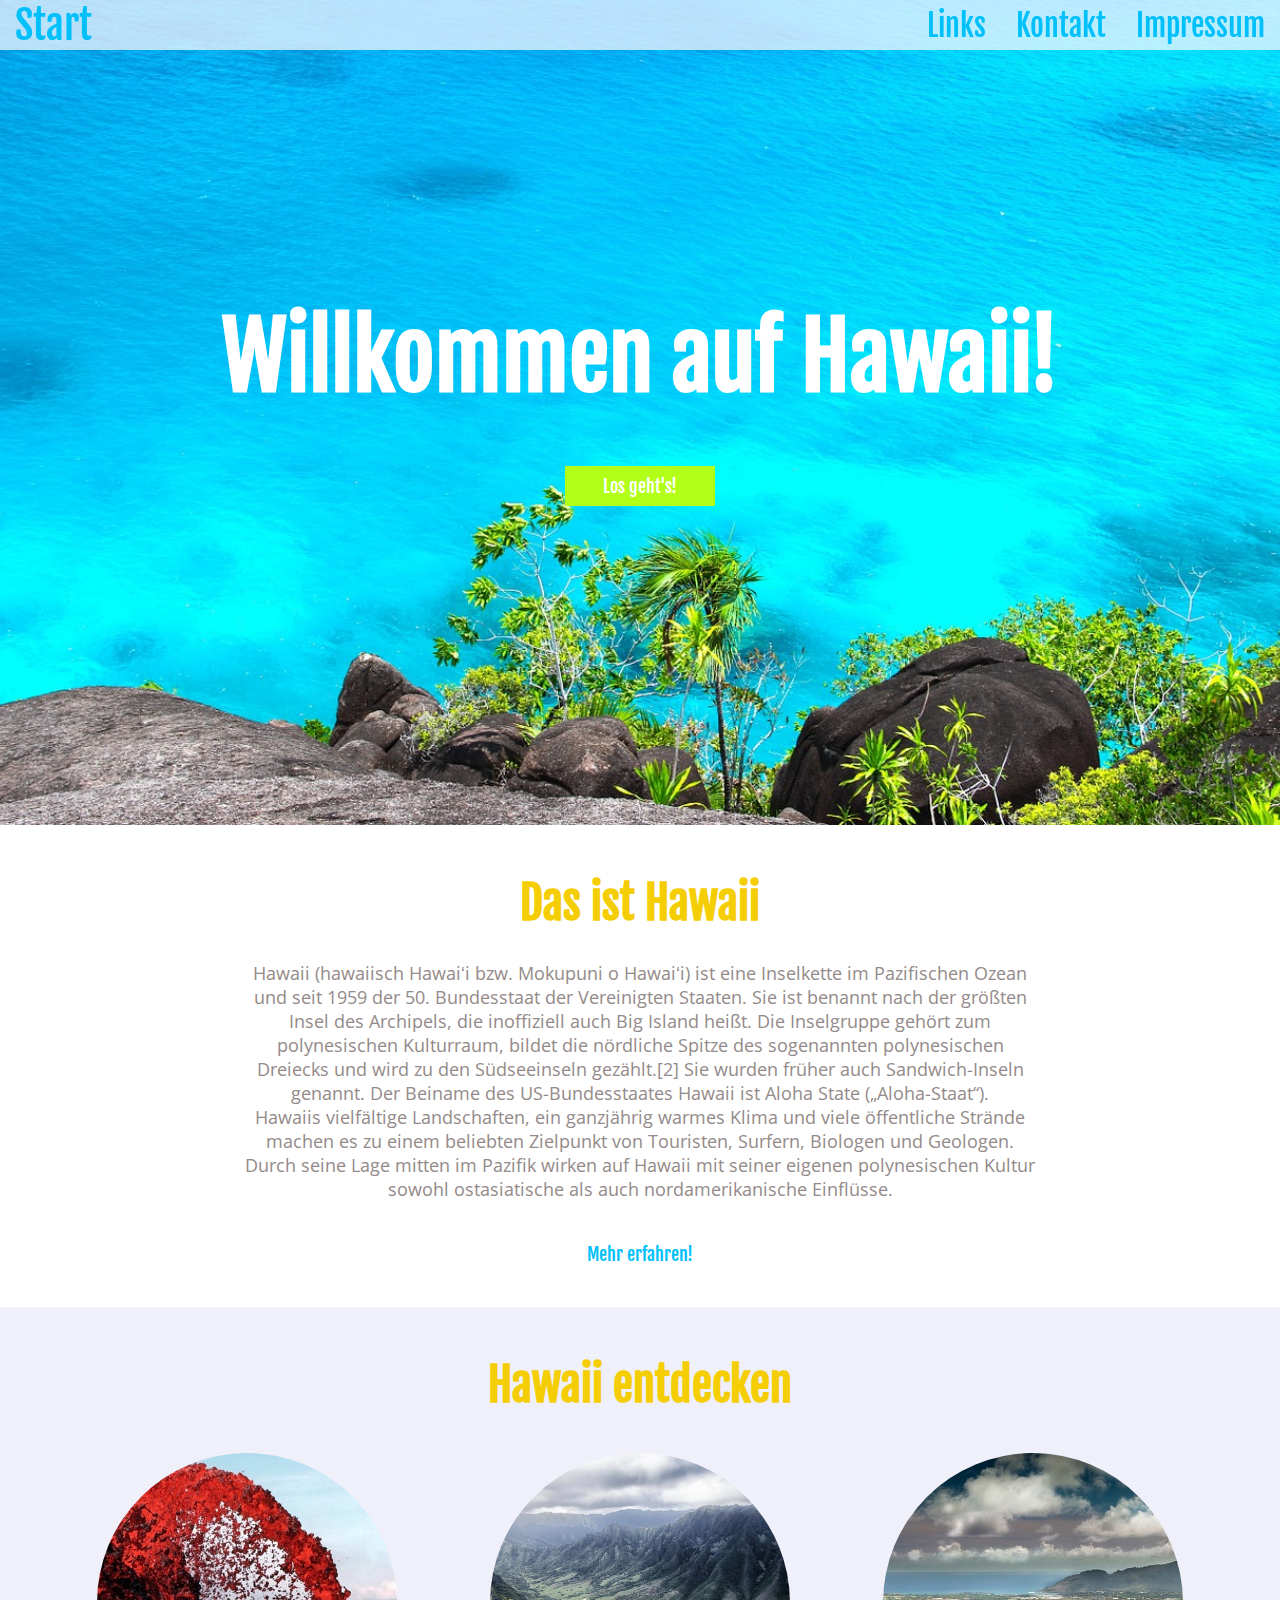
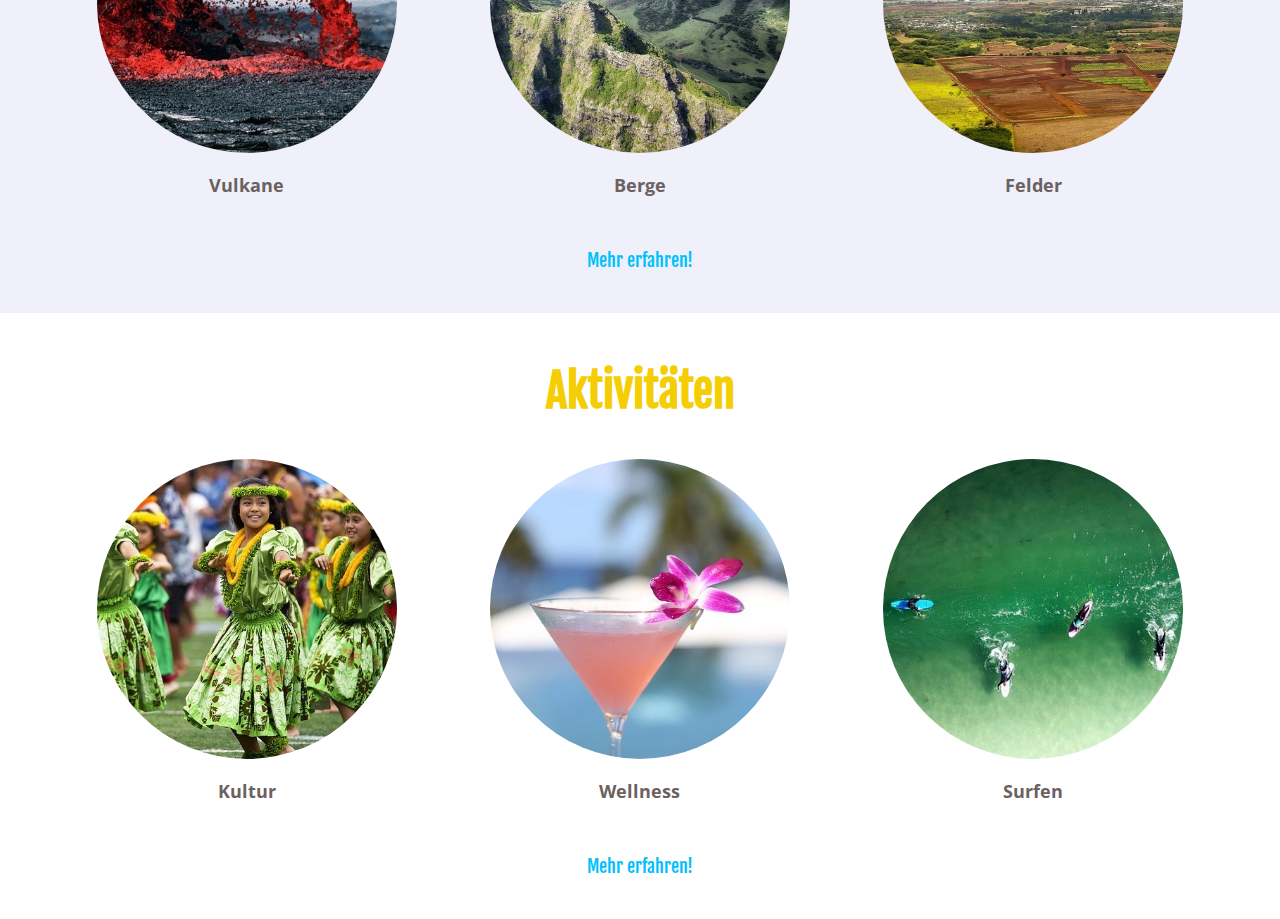
<file: index.html>
<!DOCTYPE = html>
<html>
  <head>
    <title>Hawaii - Home </title>
    <link href="https://fonts.googleapis.com/css?family=Fjalla+One|Open+Sans" rel="stylesheet">
    <link href="css/component.css" rel="stylesheet" type="text/css" />
    <link href="css/override.css" rel="stylesheet" type="text/css" />
    <meta name="viewport" content="width=device-width, initial-scale=1">
    <meta charset="utf-8" title="Hawaii"></meta>
  </head>
  <body>
    <div class="container" onclick="">
      <div class="header">
        <a href="index.html"><div class="header__logo">Start</div></a>
        <ul class="header__menu" onclick="">
          <a href="html/legal.html"><li class="header__menu--item">Impressum</li></a>
          <a href="html/contact.html"><li class="header__menu--item">Kontakt</li></a>
          <a href="html/links.html"><li class="header__menu--item">Links</li></a>
        </ul>
      </div>
      <div class="content-box content-box--image image-welcome">
        <h1 class="content-box__header">Willkommen auf Hawaii!</h1>
        <div class="content-box__body">
          <button class="button--primary js-scroll-button">Los geht's!</button>
        </div>
        <div class="content-box__footer"></div>
      </div>
      <div id="letsgo" class="content-box solid">
        <h2 class="content-box__header content-box--solid-accent">Das ist Hawaii</h2>
        <div class="content-box__body">
          <p class="content-box__text">Hawaii (hawaiisch Hawaiʻi bzw. Mokupuni o Hawaiʻi) ist eine Inselkette im Pazifischen Ozean und seit 1959 der 50. Bundesstaat der Vereinigten Staaten. Sie ist benannt nach der größten Insel des Archipels, die inoffiziell auch Big Island heißt. Die Inselgruppe gehört zum polynesischen Kulturraum, bildet die nördliche Spitze des sogenannten polynesischen Dreiecks und wird zu den Südseeinseln gezählt.[2] Sie wurden früher auch Sandwich-Inseln genannt. Der Beiname des US-Bundesstaates Hawaii ist Aloha State („Aloha-Staat“).<br>
Hawaiis vielfältige Landschaften, ein ganzjährig warmes Klima und viele öffentliche Strände machen es zu einem beliebten Zielpunkt von Touristen, Surfern, Biologen und Geologen. Durch seine Lage mitten im Pazifik wirken auf Hawaii mit seiner eigenen polynesischen Kultur sowohl ostasiatische als auch nordamerikanische Einflüsse.</p>
        </div>
        <div class="content-box__footer">
          <a href="html/links.html"><button class="button--flat">Mehr erfahren!</button></a>
        </div>
      </div>
      <div class="content-box content-box--solid content-box--solid-standard">
        <h2 class="content-box__header">Hawaii entdecken</h2>
        <div class="content-box__body">
          <div class="grid">
            <div class="grid-3rd">
              <div class="image-block__mask">
                <img src="img/images/vulcano.jpg" class="image-block" />
              </div><h6 class="description">Vulkane</h6>
            </div>
            <div class="grid-3rd">
              <div class="image-block__mask">
                <img src="img/images/mountains.jpg" class="image-block" />
              </div>
              <h6 class="description">Berge</h6>
            </div>
            <div class="grid-3rd">
              <div class="image-block__mask">
                <img src="img/images/fields.jpg" class="image-block" />
              </div>
              <h6 class="description">Felder</h6>
            </div>
          </div>
        </div>
        <div class="content-box__footer">
          <a href="html/links.html"><button class="button--flat">Mehr erfahren!</button></a>
        </div>
      </div>
      <div class="content-box content-box--solid content-box--solid-accent">
        <h2 class="content-box__header">Aktivitäten</h2>
        <div class="content-box__body">
          <div class="grid">
            <div class="grid-3rd">
              <div class="image-block__mask">
                <img src="img/images/culture.jpg" class="image-block" />
              </div>
              <h6 class="description">Kultur</h6>
            </div>
            <div class="grid-3rd">
              <div class="image-block__mask">
                <img src="img/images/wellness.jpg" class="image-block" />
              </div>
              <h6 class="description">Wellness</h6>
            </div>
            <div class="grid-3rd">
              <div class="image-block__mask">
                <img src="img/images/surfing.jpg" class="image-block" />
              </div>
              <h6 class="description">Surfen</h6>
            </div>
          </div>
        </div>
        <div class="content-box__footer">
          <a href="html/links.html"><button class="button--flat">Mehr erfahren!</button></a>
        </div>
      </div>
    </div>

    <script src="https://ajax.googleapis.com/ajax/libs/jquery/3.2.1/jquery.min.js"></script>
    <script src="js/app.js"></script>
  </body>
</html>
</file>
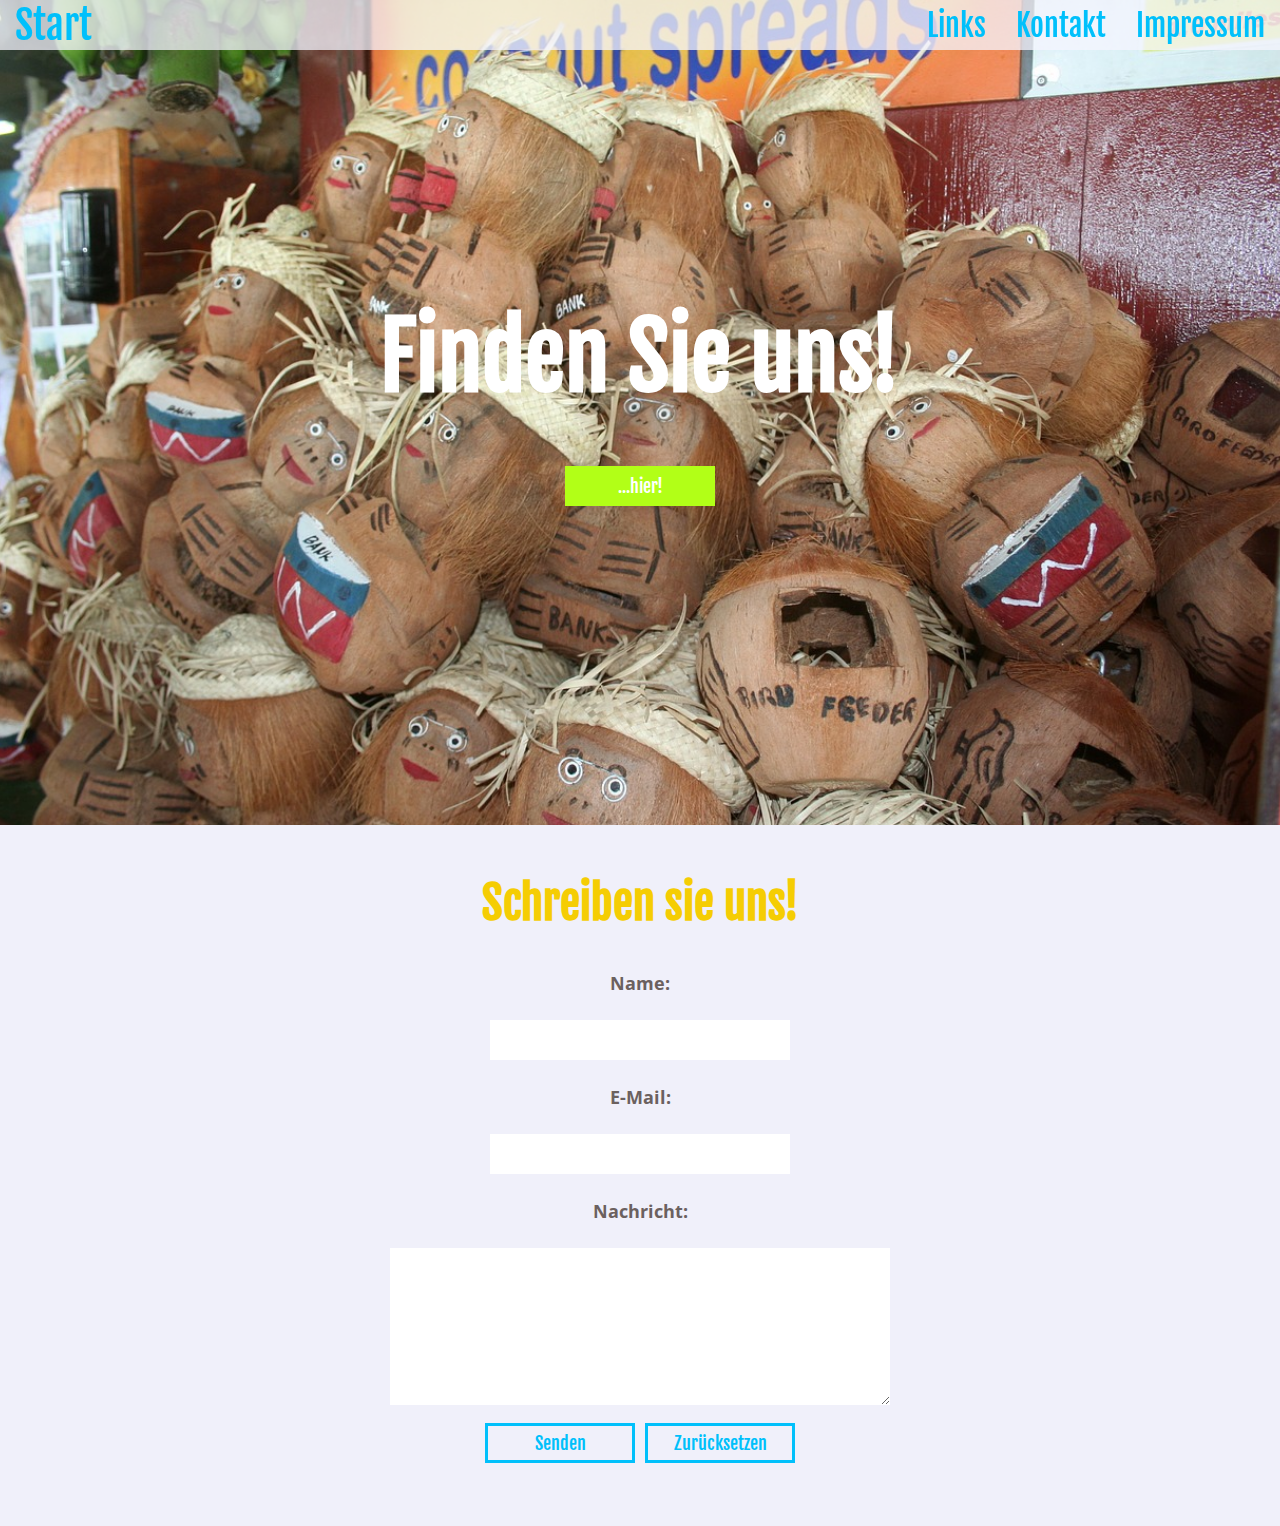
<file: html/contact.html>
<!DOCTYPE = html>
<html>
  <head>
    <title>Hawaii - Kontakt </title>
    <link href="https://fonts.googleapis.com/css?family=Fjalla+One|Open+Sans" rel="stylesheet">
    <link href="../css/component.css" rel="stylesheet" type="text/css" />
    <link href="../css/override.css" rel="stylesheet" type="text/css" />
    <meta name="viewport" content="width=device-width, initial-scale=1">
    <meta charset="utf-8" title="Hawaii"></meta>
  </head>
  <body>
    <div class="container" onclick="">
      <div class="header">
        <a href="../index.html"><div class="header__logo">Start</div></a>
        <ul class="header__menu" onclick="">
          <a href="legal.html"><li class="header__menu--item">Impressum</li></a>
          <a href="contact.html"><li class="header__menu--item">Kontakt</li></a>
          <a href="links.html"><li class="header__menu--item">Links</li></a>
        </ul>
      </div>
      <div class="content-box content-box--image image-contact">
        <h1 class="content-box__header">Finden Sie uns!</h1>
        <div class="content-box__body">
          <button class="button--primary js-scroll-button">...hier!</button>
        </div>
        <div class="content-box__footer"></div>
      </div>
      <div id="letsgo" class="content-box content-box--solid content-box--solid-standard">
        <h2 class="content-box__header">Schreiben sie uns!</h2>
        <div class="content-box__body">
          <form id="contactform" action="mailto:maheba@gmx.de" method="post" enctype="text/plain">
            <fieldset>
              <h6 class="description">Name:</h6>
              <input class="input-field textfield" type="text" name="name">
              <h6 class="description">E-Mail:</h6>
              <input class="input-field textfield" type="email" name="mail">
              <h6 class="description">Nachricht:</h6>
              <textarea class="input-field textarea" rows="7" name="message"></textarea>
            </fieldset>
          </form>
          <button id="sendbutton" class="button button--secondary">Senden</button>
          <button id="resetbutton" class="button button--secondary">Zurücksetzen</button>
        </div>
        <div class="content-box__footer"></div>
      </div>
    </div>

    <script src="https://ajax.googleapis.com/ajax/libs/jquery/3.2.1/jquery.min.js"></script>
    <script src="../js/app.js"></script>
    <script src="../js/contactform.js"></script>
  </body>
</html>
</file>
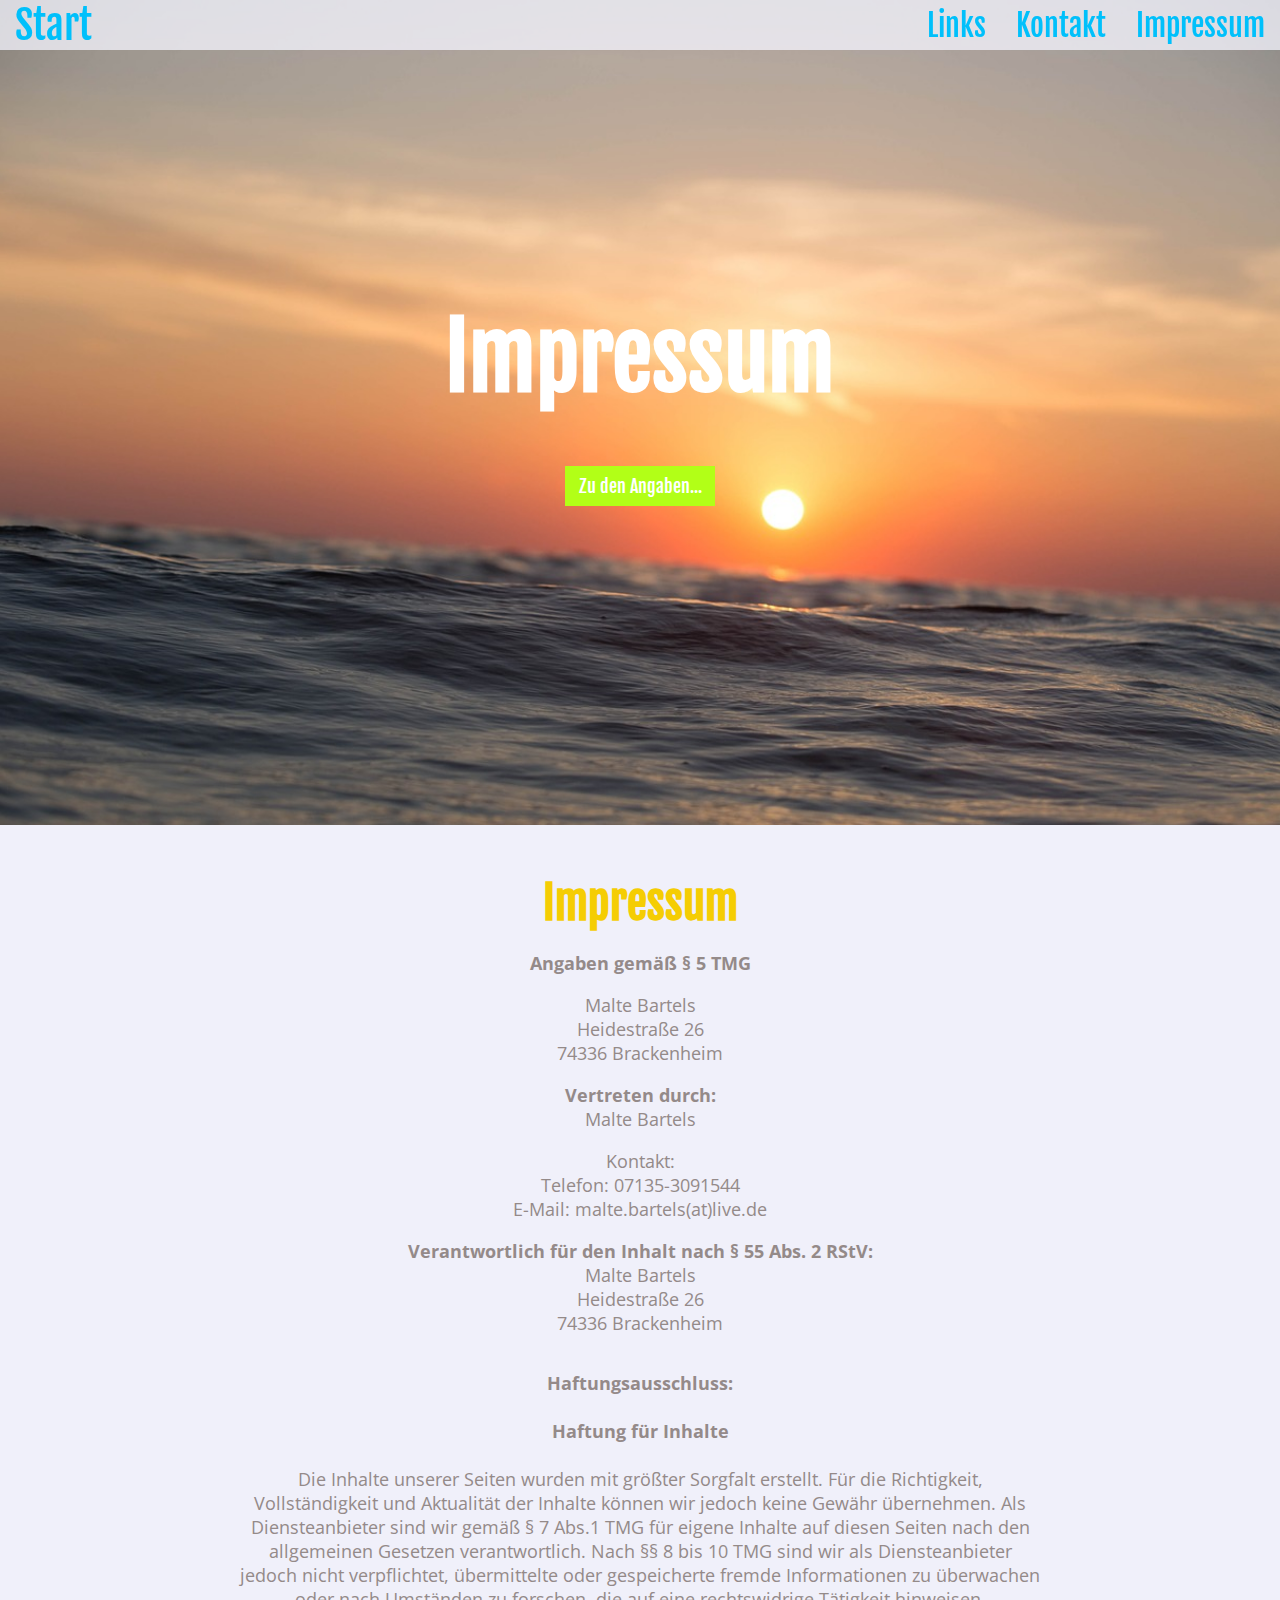
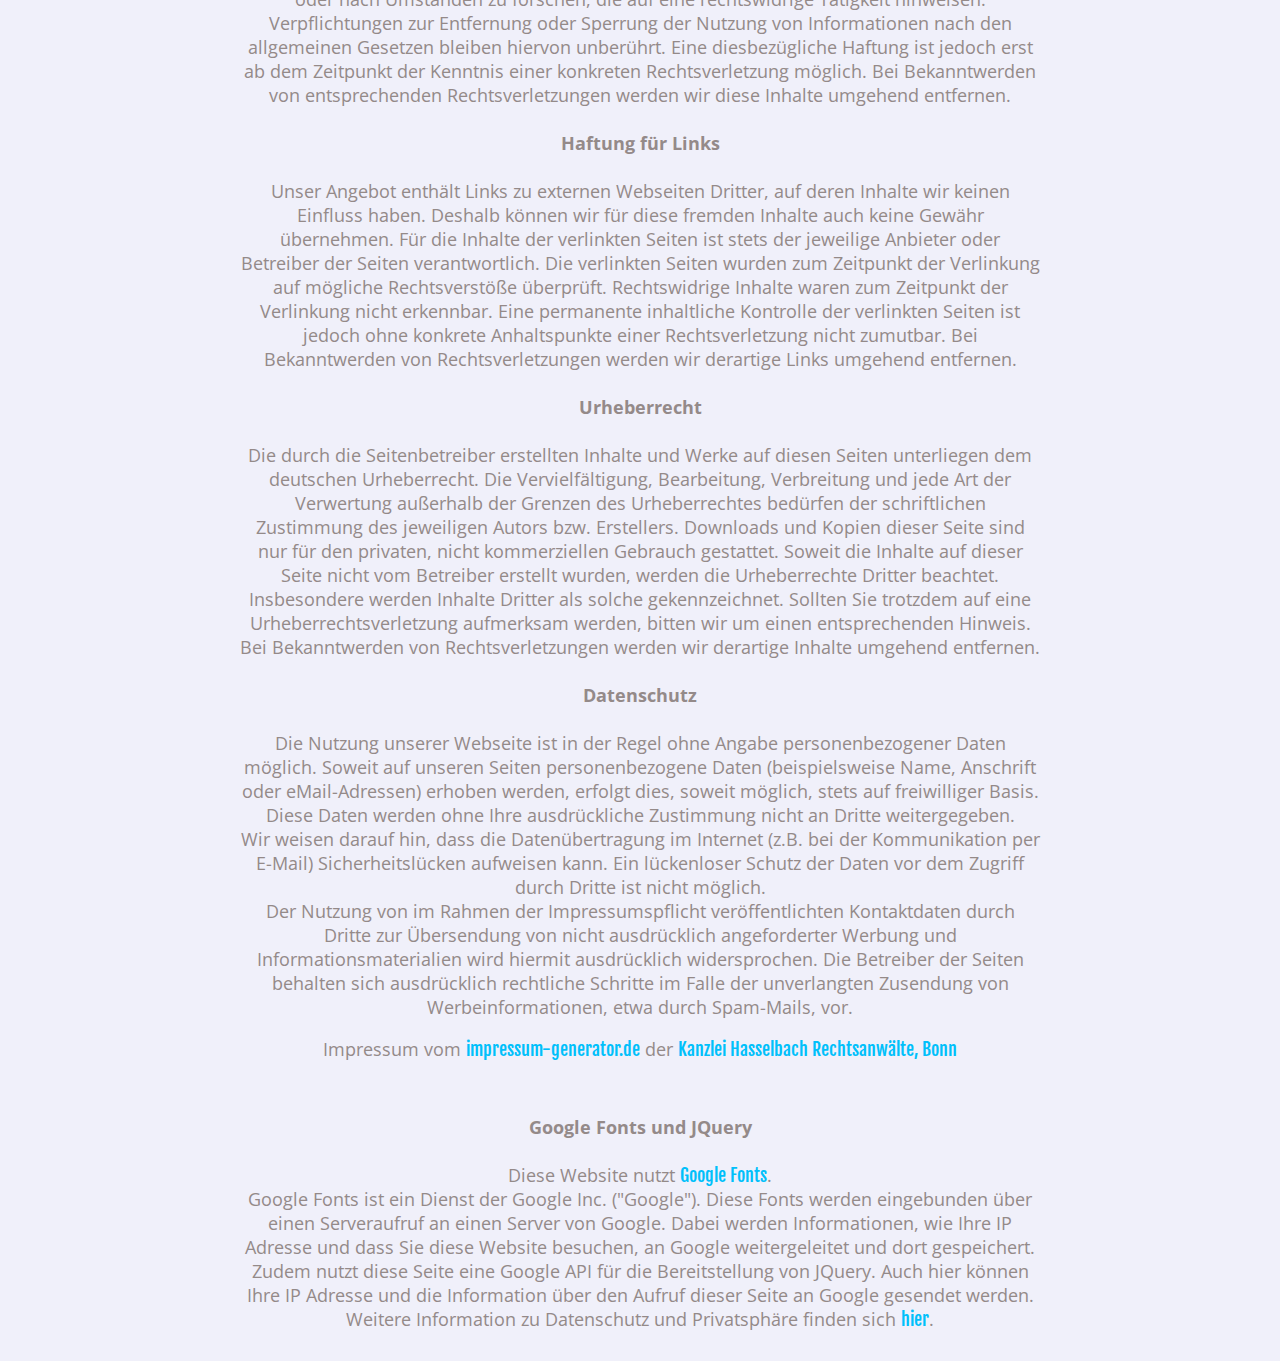
<file: html/legal.html>
<!DOCTYPE = html>
<html>
<head>
  <title>Hawaii - Impressum </title>
  <link href="https://fonts.googleapis.com/css?family=Fjalla+One|Open+Sans" rel="stylesheet">
  <link href="../css/component.css" rel="stylesheet" type="text/css" />
  <link href="../css/override.css" rel="stylesheet" type="text/css" />
  <meta name="viewport" content="width=device-width, initial-scale=1">
  <meta charset="utf-8" title="Hawaii"></meta>
</head>
<body>
  <div class="container" onclick="">
    <div class="header">
      <a href="../index.html"><div class="header__logo">Start</div></a>
      <ul class="header__menu" onclick="">
        <a href="legal.html"><li class="header__menu--item">Impressum</li></a>
        <a href="contact.html"><li class="header__menu--item">Kontakt</li></a>
        <a href="links.html"><li class="header__menu--item">Links</li></a>
      </ul>
    </div>
    <div class="content-box content-box--image image-legal">
      <h1 class="content-box__header">Impressum</h1>
      <div class="content-box__body">
        <button class="button--primary js-scroll-button">Zu den Angaben...</button>
      </div>
      <div class="content-box__footer"></div>
    </div>
    <div id="letsgo" class="content-box content-box--solid content-box--solid-standard">
      <h2 class="content-box__header">Impressum</h2>
      <p class="content-box__text"><b>Angaben gemäß § 5 TMG</b></p>
      <br>
      <p class="content-box__text">Malte Bartels <br>
        Heidestraße 26<br>
        74336 Brackenheim <br>
      </p>
      <br>
      <p class="content-box__text"><b>Vertreten durch:</b><br>
        Malte Bartels<br>
      </p>
      <br>
      <p class="content-box__text">Kontakt:<br>
        Telefon: 07135-3091544<br>
        E-Mail: malte.bartels(at)live.de</a></br>
      </p>
      <br>
      <p class="content-box__text"><b>Verantwortlich für den Inhalt nach § 55 Abs. 2 RStV:</b><br>
        Malte Bartels <br>
        Heidestraße 26<br>
        74336 Brackenheim <br></p>
        <br>
        <br>
        <p class="content-box__text"><b>Haftungsausschluss:</b>
          <br><br><b>Haftung für Inhalte</b><br><br>
          Die Inhalte unserer Seiten wurden mit größter Sorgfalt erstellt. Für die Richtigkeit, Vollständigkeit und Aktualität der Inhalte können wir jedoch keine Gewähr übernehmen. Als Diensteanbieter sind wir gemäß § 7 Abs.1 TMG für eigene Inhalte auf diesen Seiten nach den allgemeinen Gesetzen verantwortlich. Nach §§ 8 bis 10 TMG sind wir als Diensteanbieter jedoch nicht verpflichtet, übermittelte oder gespeicherte fremde Informationen zu überwachen oder nach Umständen zu forschen, die auf eine rechtswidrige Tätigkeit hinweisen. Verpflichtungen zur Entfernung oder Sperrung der Nutzung von Informationen nach den allgemeinen Gesetzen bleiben hiervon unberührt. Eine diesbezügliche Haftung ist jedoch erst ab dem Zeitpunkt der Kenntnis einer konkreten Rechtsverletzung möglich. Bei Bekanntwerden von entsprechenden Rechtsverletzungen werden wir diese Inhalte umgehend entfernen.<br><br><strong>Haftung für Links</strong><br><br>
          Unser Angebot enthält Links zu externen Webseiten Dritter, auf deren Inhalte wir keinen Einfluss haben. Deshalb können wir für diese fremden Inhalte auch keine Gewähr übernehmen. Für die Inhalte der verlinkten Seiten ist stets der jeweilige Anbieter oder Betreiber der Seiten verantwortlich. Die verlinkten Seiten wurden zum Zeitpunkt der Verlinkung auf mögliche Rechtsverstöße überprüft. Rechtswidrige Inhalte waren zum Zeitpunkt der Verlinkung nicht erkennbar. Eine permanente inhaltliche Kontrolle der verlinkten Seiten ist jedoch ohne konkrete Anhaltspunkte einer Rechtsverletzung nicht zumutbar. Bei Bekanntwerden von Rechtsverletzungen werden wir derartige Links umgehend entfernen.
          <br><br><b>Urheberrecht</b><br><br>
          Die durch die Seitenbetreiber erstellten Inhalte und Werke auf diesen Seiten unterliegen dem deutschen Urheberrecht. Die Vervielfältigung, Bearbeitung, Verbreitung und jede Art der Verwertung außerhalb der Grenzen des Urheberrechtes bedürfen der schriftlichen Zustimmung des jeweiligen Autors bzw. Erstellers. Downloads und Kopien dieser Seite sind nur für den privaten, nicht kommerziellen Gebrauch gestattet. Soweit die Inhalte auf dieser Seite nicht vom Betreiber erstellt wurden, werden die Urheberrechte Dritter beachtet. Insbesondere werden Inhalte Dritter als solche gekennzeichnet. Sollten Sie trotzdem auf eine Urheberrechtsverletzung aufmerksam werden, bitten wir um einen entsprechenden Hinweis. Bei Bekanntwerden von Rechtsverletzungen werden wir derartige Inhalte umgehend entfernen.
          <br><br><b>Datenschutz</b><br><br>
          Die Nutzung unserer Webseite ist in der Regel ohne Angabe personenbezogener Daten möglich. Soweit auf unseren Seiten personenbezogene Daten (beispielsweise Name, Anschrift oder eMail-Adressen) erhoben werden, erfolgt dies, soweit möglich, stets auf freiwilliger Basis. Diese Daten werden ohne Ihre ausdrückliche Zustimmung nicht an Dritte weitergegeben. <br>
          Wir weisen darauf hin, dass die Datenübertragung im Internet (z.B. bei der Kommunikation per E-Mail) Sicherheitslücken aufweisen kann. Ein lückenloser Schutz der Daten vor dem Zugriff durch Dritte ist nicht möglich. <br>
          Der Nutzung von im Rahmen der Impressumspflicht veröffentlichten Kontaktdaten durch Dritte zur Übersendung von nicht ausdrücklich angeforderter Werbung und Informationsmaterialien wird hiermit ausdrücklich widersprochen. Die Betreiber der Seiten behalten sich ausdrücklich rechtliche Schritte im Falle der unverlangten Zusendung von Werbeinformationen, etwa durch Spam-Mails, vor.<br>
        </p><br>

        <p class="content-box__text">Impressum vom <a class="link" target="_blank" href="http://www.impressum-generator.de">impressum-generator.de</a> der <a class="link" target="_blank"  href="http://www.kanzlei-hasselbach.de/standorte/bonn/">Kanzlei Hasselbach Rechtsanwälte, Bonn</a></p>

        <br><br><br>
        <p class="content-box__text"><b>Google Fonts und JQuery</b><br><br>
          Diese Website nutzt <a class="link" target="_blank" href="https://fonts.google.com">Google Fonts</a>. <br>
          Google Fonts ist ein Dienst der Google Inc. ("Google"). Diese Fonts werden eingebunden über einen Serveraufruf an einen Server von Google. Dabei werden Informationen, wie Ihre IP Adresse und dass Sie diese Website besuchen, an Google weitergeleitet und dort gespeichert.
          <br>Zudem nutzt diese Seite eine Google API für die Bereitstellung von JQuery. Auch hier können Ihre IP Adresse und die Information über den Aufruf dieser Seite an Google gesendet werden.
          <br>Weitere Information zu Datenschutz und Privatsphäre finden sich <a class="link" target="_blank" href="https://www.google.com/policies/privacy/">hier</a>.
        </p>
      </div>
      <div class="content-box__footer"></div>
    </div>
  </div>

  <script src="https://ajax.googleapis.com/ajax/libs/jquery/3.2.1/jquery.min.js"></script>
  <script src="../js/app.js"></script>
</body>
</html>
</file>
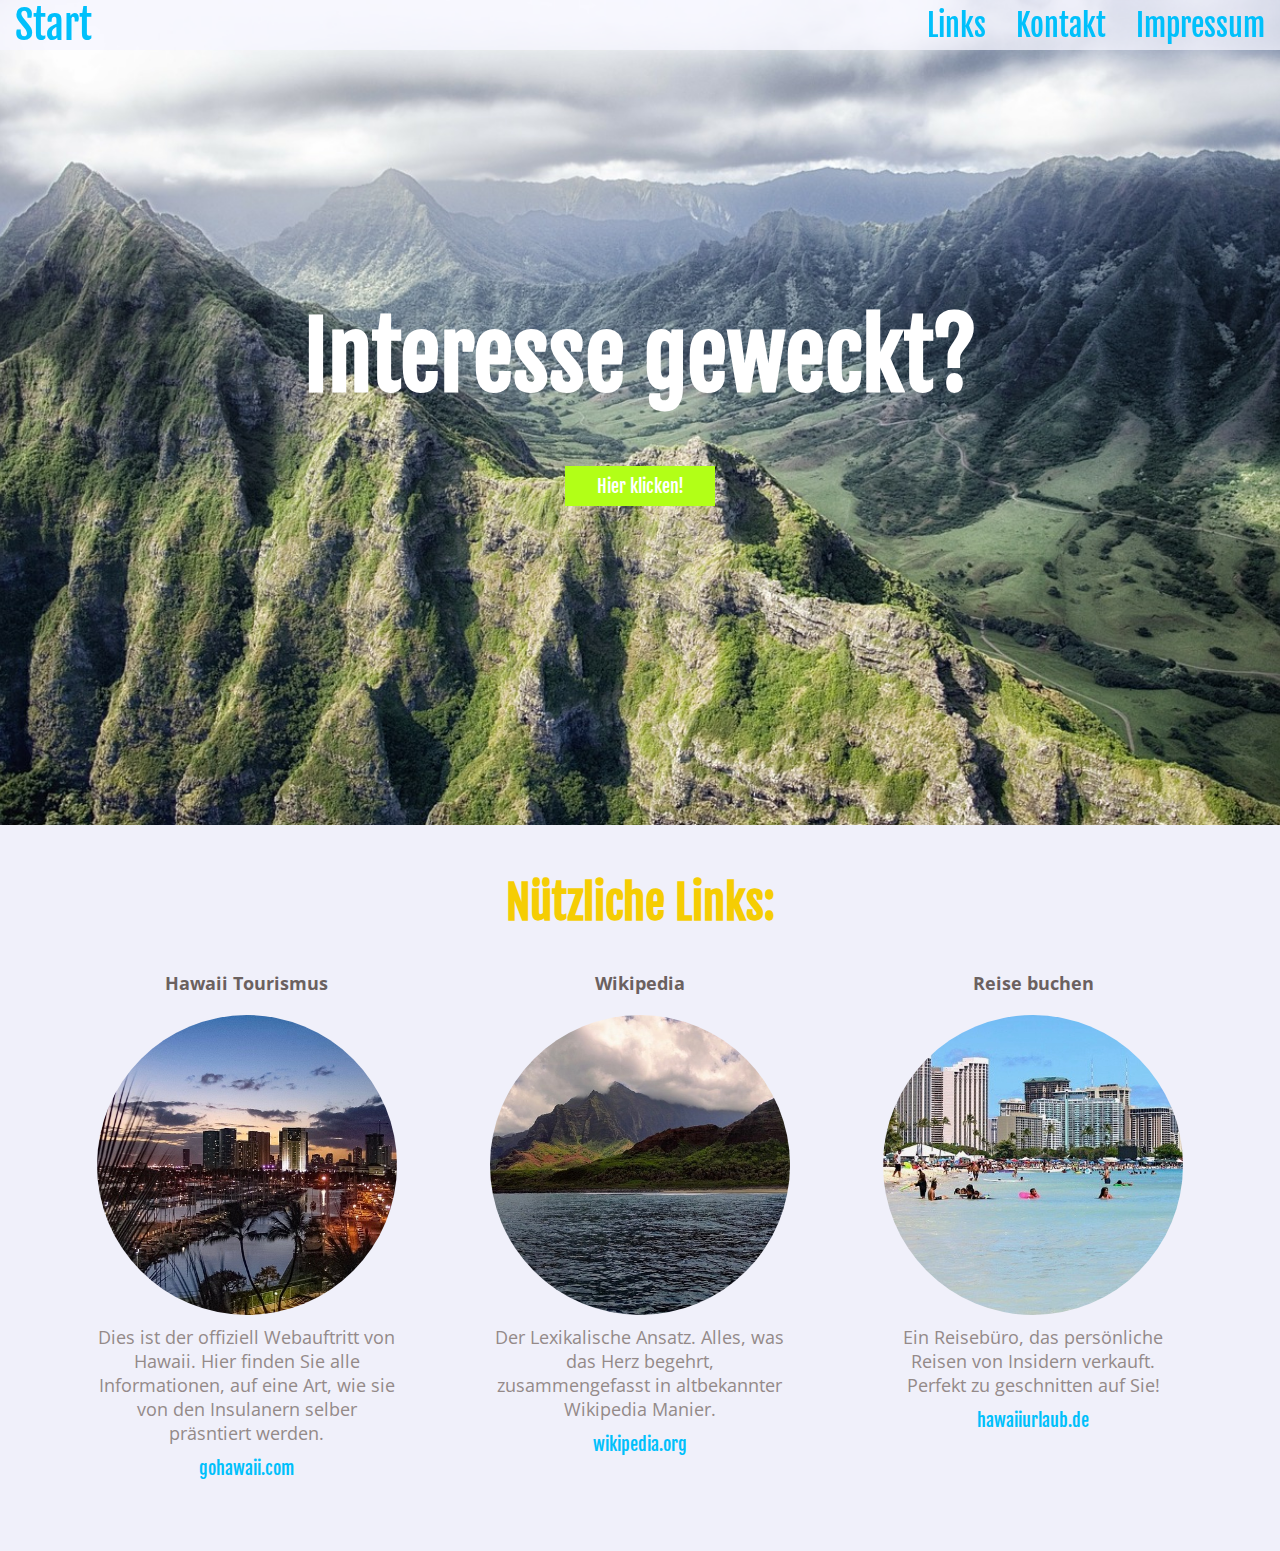
<file: html/links.html>
<!DOCTYPE = html>
<html>
  <head>
    <title>Hawaii - Links </title>
    <link href="https://fonts.googleapis.com/css?family=Fjalla+One|Open+Sans" rel="stylesheet">
    <link href="../css/component.css" rel="stylesheet" type="text/css" />
    <link href="../css/override.css" rel="stylesheet" type="text/css" />
    <meta name="viewport" content="width=device-width, initial-scale=1">
    <meta charset="utf-8" title="Hawaii"></meta>
  </head>
  <body>
    <div class="container" onclick="">
      <div class="header">
        <a href="../index.html"><div class="header__logo">Start</div></a>
        <ul class="header__menu" onclick="">
          <a href="legal.html"><li class="header__menu--item">Impressum</li></a>
          <a href="contact.html"><li class="header__menu--item">Kontakt</li></a>
          <a href="links.html"><li class="header__menu--item">Links</li></a>
        </ul>
      </div>
      <div class="content-box content-box--image image-links">
        <h1 class="content-box__header">Interesse geweckt?</h1>
        <div class="content-box__body">
          <button class="button--primary js-scroll-button">Hier klicken!</button>
        </div>
        <div class="content-box__footer"></div>
      </div>
      <div id="letsgo" class="content-box content-box--solid content-box--solid-standard">
        <h2 class="content-box__header">Nützliche Links:</h2>
        <div class="content-box__body">
          <div class="grid">
            <div class="grid-3rd">
              <h6 class="description">Hawaii Tourismus</h6>
              <div class="image-block__mask">
                <img src="../img/images/official.jpg" class="image-block" />
              </div>
              <p class="content-box__text">Dies ist der offiziell Webauftritt von Hawaii. Hier finden Sie alle Informationen, auf eine Art, wie sie von den Insulanern selber präsntiert werden.</p>
              <a href="http://int.gohawaii.com/de/" target="_blank"><button class="button--flat">gohawaii.com</button></a>
            </div>
            <div class="grid-3rd">
              <h6 class="description">Wikipedia</h6>
              <div class="image-block__mask">
                <img src="../img/images/wikipedia.jpg" class="image-block" />
              </div>
              <p class="content-box__text">Der Lexikalische Ansatz. Alles, was das Herz begehrt, zusammengefasst in altbekannter Wikipedia Manier.</p>
              <a href="https://de.wikipedia.org/wiki/Hawaii" target="_blank"><button class="button--flat">wikipedia.org</button></a>
            </div>
            <div class="grid-3rd">
              <h6 class="description">Reise buchen</h6>
              <div class="image-block__mask">
                <img src="../img/images/tourism.jpg" class="image-block" />
              </div>
              <p class="content-box__text">Ein Reisebüro, das persönliche Reisen von Insidern verkauft. Perfekt zu geschnitten auf Sie!</p>
              <a href="https://www.hawaiiurlaub.de" target="_blank"><button class="button--flat">hawaiiurlaub.de</button></a>
            </div>
          </div>
        </div>
        <div class="content-box__footer"></div>
      </div>
    </div>

    <script src="https://ajax.googleapis.com/ajax/libs/jquery/3.2.1/jquery.min.js"></script>
    <script src="../js/app.js"></script>
  </body>
</html>
</file>
<file: css/component.css>
* {
  margin: 0;
  padding: 0;
  text-decoration: none;
  border-radius: 0;
}

.container {
  animation: fade-in 0.5s ease-out;
  position: absolute;
  top: 0;
  left: 0;
  width: 100vw;
}

@keyframes fade-in {
  from {opacity: 0}
  to {opacity: 1}
}

.header {
  display: flex;
  justify-content: space-between;
  align-items: center;
  position: fixed;
  top: 0;
  left: 0;
  width: 100%;
  height: 50px;
  margin: 0;
  background-color: white;
  font-family: sans-serif;
}

.header__logo {
  transition: 0.15s ease-in-out;
  display: block;
  height: 100%;
  margin: auto 15px;
  font-size: 40px;
  color: gray;
}

.header__logo:hover {
  transition: 0.15s ease-in-out;
  color: lightgray;
}

.header__menu {
  display: block;
  margin: auto 0;
}

.header__menu--item {
  transition: 0.15s ease-in-out;
  display: block;
  float: right;
  margin: 5px 15px;
  font-size: 30px;
  vertical-align: middle;
  color: gray;
}

.header__menu--item:hover {
  transition: 0.15s ease-in-out;
  color: lightgray;
}

button,
.button {
  transition: 0.15s ease-in-out;
  cursor: pointer;
  display: inline-block;
  margin: 3px;
  width: 150px;
  height: 40px;
  font-size: 18px;
}

.button--primary {
  border: 3px solid gray;
  color: white;
  background: gray;
  font-family: sans-serif;
}

.button--primary:hover {
  transition: 0.15s ease-in-out;
  background-color: lightgray;
  border: 3px solid lightgray;
}

.button--secondary {
  border: 3px solid gray;
  color: gray;
  background: none;
  font-family: sans-serif;
}

.button--secondary:hover {
  transition: 0.15s ease-in-out;
  background-color: gray;
  color: white;
}

.link,
.button--flat {
  border: none;
  background: transparent;
  color: gray;
  font-family: sans-serif;
  width: auto;
}

.button--flat {
  border: none;
  background: transparent;
}

.link:hover, .button--flat:hover {
  transition: 0.15s ease-in-out;
  color: lightgray;
}

.content-box {
  display: block;
  width: auto;
  height: auto;
  min-height: 30vh;
  margin: 0;
  padding: 30px 50px;
  text-align: center;
}

.content-box.content-box--image {
  background-repeat: no-repeat;
  background-position: center;
  background-attachment: fixed;
  background-size: cover;
  height: 85vh;
}

.content-box.content-box--solid-accent {
  background-color: rgb(255, 255, 255);
}

.content-box.content-box--solid-standard {
  background-color: rgb(240, 240, 250);
}

.content-box__body {
  margin: 30px 0;
}

.content-box__text {
  display: block;
  margin: 0 auto;
  max-width: 800px;
  font-family: sans-serif;
  font-size: 18px;
  color: dimgray;
}

h1.content-box__header {
  color: black;
  font-family: sans-serif;
  font-size: 90px;
  text-align: center;
  margin-top: 30vh;
  margin-bottom: 50px;
}

h2.content-box__header {
  color: gray;
  font-family: sans-serif;
  font-size: 45px;
  text-align: center;
  margin: 20px 0;
}

.grid {
  display: flex;
  justify-content: space-around;
  align-items: stretch;
  flex-direction: row;
}

.grid-3rd {
  display: flex;
  justify-content: flex-start;
  flex-direction: column;
  width: 300px;
}

.grid .image-block {
  display: inline-block;
  width: 300px;
  height: 300px;
}

.grid .image-block__mask {
  display: block;
  width: 300px;
  height: 300px;
  overflow: hidden;
  margin: 10px auto;
  border-radius: 100%;
  text-align: center;
}

h6.description {
  display: block;
  font-family: sans-serif;
  font-size: 18px;
  margin: 10px auto;
  color:  gray;
}


form,
fieldset {
  outline: none;
  border: none;
  margin: none;
  padding: none;
}

.input-field {
  display: inline-block;
  padding: 5px 10px;
  margin: 15px 0;
  font-size: 18px;
  font-family: sans-serif;
  color:  lightgray;
  border: none;
  background: white;
}

.input-field.accent {
  background: rgb(240, 240, 250);
}

.textfield {
  height: 40px;
  width: 80%;
  max-width: 300px;
}

.textfield.error,
.textarea.error {
  border-bottom: 1px solid red;
  animation: error 0.25s linear;
}

@keyframes error {
  25% {
    transform: translateX(5%);
  }
  50% {
    transform: translateX(0);
  }
  75% {
    transform: translateX(-5%);
  }
}

.grid .textfield {
  width: 200px;
}

.textarea {
  width: 80%;
  max-width: 500px;
}

.grid .textarea {
  width: 200px;
}

@media screen and (max-width: 1000px) {
  .content-box {
    padding-left: 10px;
    padding-right: 10px;
  }

  .grid-3rd {
    width: 250px;
    margin-top: 20px;
  }

  .grid .image-block {
    width: 250px;
    height: 250px;
  }

  .grid .image-block__mask {
    width: 250px;
    height: 250px;
  }
}

@media screen and (max-width: 850px) {
  .grid-3rd {
    width: auto;
    max-width: 200px;
    margin: 20px 10px 0 10px;
  }

  .grid .image-block {
    width: auto;
    max-width: 200px;
    height: auto;
    max-height: 200px;
  }

  .grid .image-block__mask {
    width: auto;
    max-width: 200px;
    height: auto;
    max-height: 200px;
  }
}

@media screen and (max-width: 750px) {
  .header {
    height: 40px;
  }

  .header__logo {
    margin: auto 5px;
    font-size: 35px;
  }

  .header__menu--item {
    margin: 5px;
    font-size: 25px;
  }

  .button--flat {
    font-size: 16px;
  }

  .content-box.content-box--image {
    background-attachment: scroll;
  }

  .content-box__text {
    font-size: 14px;
  }

  h1.content-box__header {
    margin-top: 20vh;
    font-size: 50px;
  }

  h2.content-box__header {
    font-size: 30px;
  }
}

@media screen and (max-width: 700px) and (orientation: portrait) {
  .grid {
    align-items: center;
    flex-direction: column;
  }

  .grid-3rd {
    margin-top: 20px;
  }

  .grid .description {
    font-size: 14px;
    margin: 10px auto;
  }
}

@media screen and (min-width: 2000px) {

  .grid {
    justify-content: center;
  }

  .grid-3rd {
    margin: 15px 100px;
  }
}

@media screen and (max-width: 600px) {
  .grid {
    align-items: center;
    flex-direction: column;
  }

  .grid-3rd {
    margin-top: 20px;
  }

  .grid .description {
    font-size: 14px;
    margin: 10px auto;
  }

  .header__menu {
    display: flex;
    position: absolute;
    top: 0;
    right: 0;
    flex-direction: column-reverse;
    justify-content: flex-start;
    padding-top: 40px;
    cursor: pointer;
  }

  .header__menu::before {
    transition: 0.15s ease-in-out;
    content: '...';
    position: absolute;
    right: 15px;
    top: -15px;
    font-weight: 800;
    font-size: 40px;
    cursor: pointer;
    color: gray;
  }

  .header__menu:hover::before {
    transition: 0.15s ease-in-out;
    color: lightgray;
  }

  .header__menu--item {
    transition: .3s ease-in-out;
    display: none;
    float: none;
    margin: 0;
    padding: 10px 5px 10px 10px;
    background: rgba(245,245,245,0.75);
    vertical-align: middle;
    color: gray;
    opacity: 0;
  }

  .header__menu:hover .header__menu--item {
    transition: .3s ease-in-out;
    display: block;
    opacity: 1;
  }
}
</file>
<file: css/override.css>
.header {
  background-color: rgba(245,245,255,0.75);
  font-family: 'Fjalla One', sans-serif;
}

.header__logo {
  color: rgb(0, 192, 251);
}

.header__logo:hover {
  color: rgb(245, 205, 3);
}

.header__menu--item {
  color: rgb(0, 192, 251);
}

.header__menu--item:hover {
  color: rgb(245, 205, 3);
}

.button--primary {
  border-color: rgb(178, 255, 23);
  color: white;
  background-color: rgb(178, 255, 23);
  font-family: 'Fjalla One', sans-serif;
}

.button--primary:hover {
  background-color: rgb(245, 205, 3);
  border: 3px solid rgb(245, 205, 3);
}

.button--secondary {
  border-color: rgb(0, 192, 251);
  color: rgb(0, 192, 251);
  font-family: 'Fjalla One', sans-serif;
}

.button--secondary:hover {
  background-color: rgb(0, 192, 251);
  color: white;
}

.link,
.button--flat {
  color: rgb(0, 192, 251);
  font-family: "Fjalla One", sans-serif;
}

.link:hover, .button--flat:hover {
  color: rgb(245, 205, 3);
}

.content-box.content-box--image.image-welcome {
  background-image: url("../img/backgrounds/welcome.jpg");
}

.content-box.content-box--image.image-links {
  background-image: url("../img/backgrounds/links.jpg");
}

.content-box.content-box--image.image-contact {
  background-image: url("../img/backgrounds/contact.jpg");
}


.content-box.content-box--image.image-legal {
  background-image: url("../img/backgrounds/legal.jpg");
}

.content-box__text {
  font-family: "Open Sans", sans-serif;
  color: rgb(148, 138, 137);
}

h1.content-box__header {
  color: white;
  font-family: 'Fjalla One', sans-serif;
}

h2.content-box__header {
  color: rgb(245, 205, 3);
  font-family: 'Fjalla One', sans-serif;
}

h6.description {
  font-family: "Open Sans", sans-serif;
  color:  rgb(107, 97, 95);
}

.input-field {
  font-family: sans-serif;
  color:  rgb(107, 97, 95);
}

/* Dropdown menu color*/

@media screen and (max-width: 600px) {
  .header__menu::before {
    color: rgb(0, 192, 251);
  }
  .header__menu:hover::before {
    color: rgb(245, 205, 3);
  }
  .header__menu--item {
    transition: .3s ease-in-out;
    display: none;
    float: none;
    margin: 0;
    padding: 10px 5px 10px 10px;
    background: rgba(245,245,255,0.75);
    vertical-align: middle;
    color: rgb(0, 192, 251);
    opacity: 0;
  }
  .header__menu--item:hover {
    transition: 0.15s ease-in-out;
    color: rgb(245, 205, 3);
  }

  .header__menu:hover .header__menu--item {
    transition: .3s ease-in-out;
    display: block;
    opacity: 1;
  }
}
</file>
